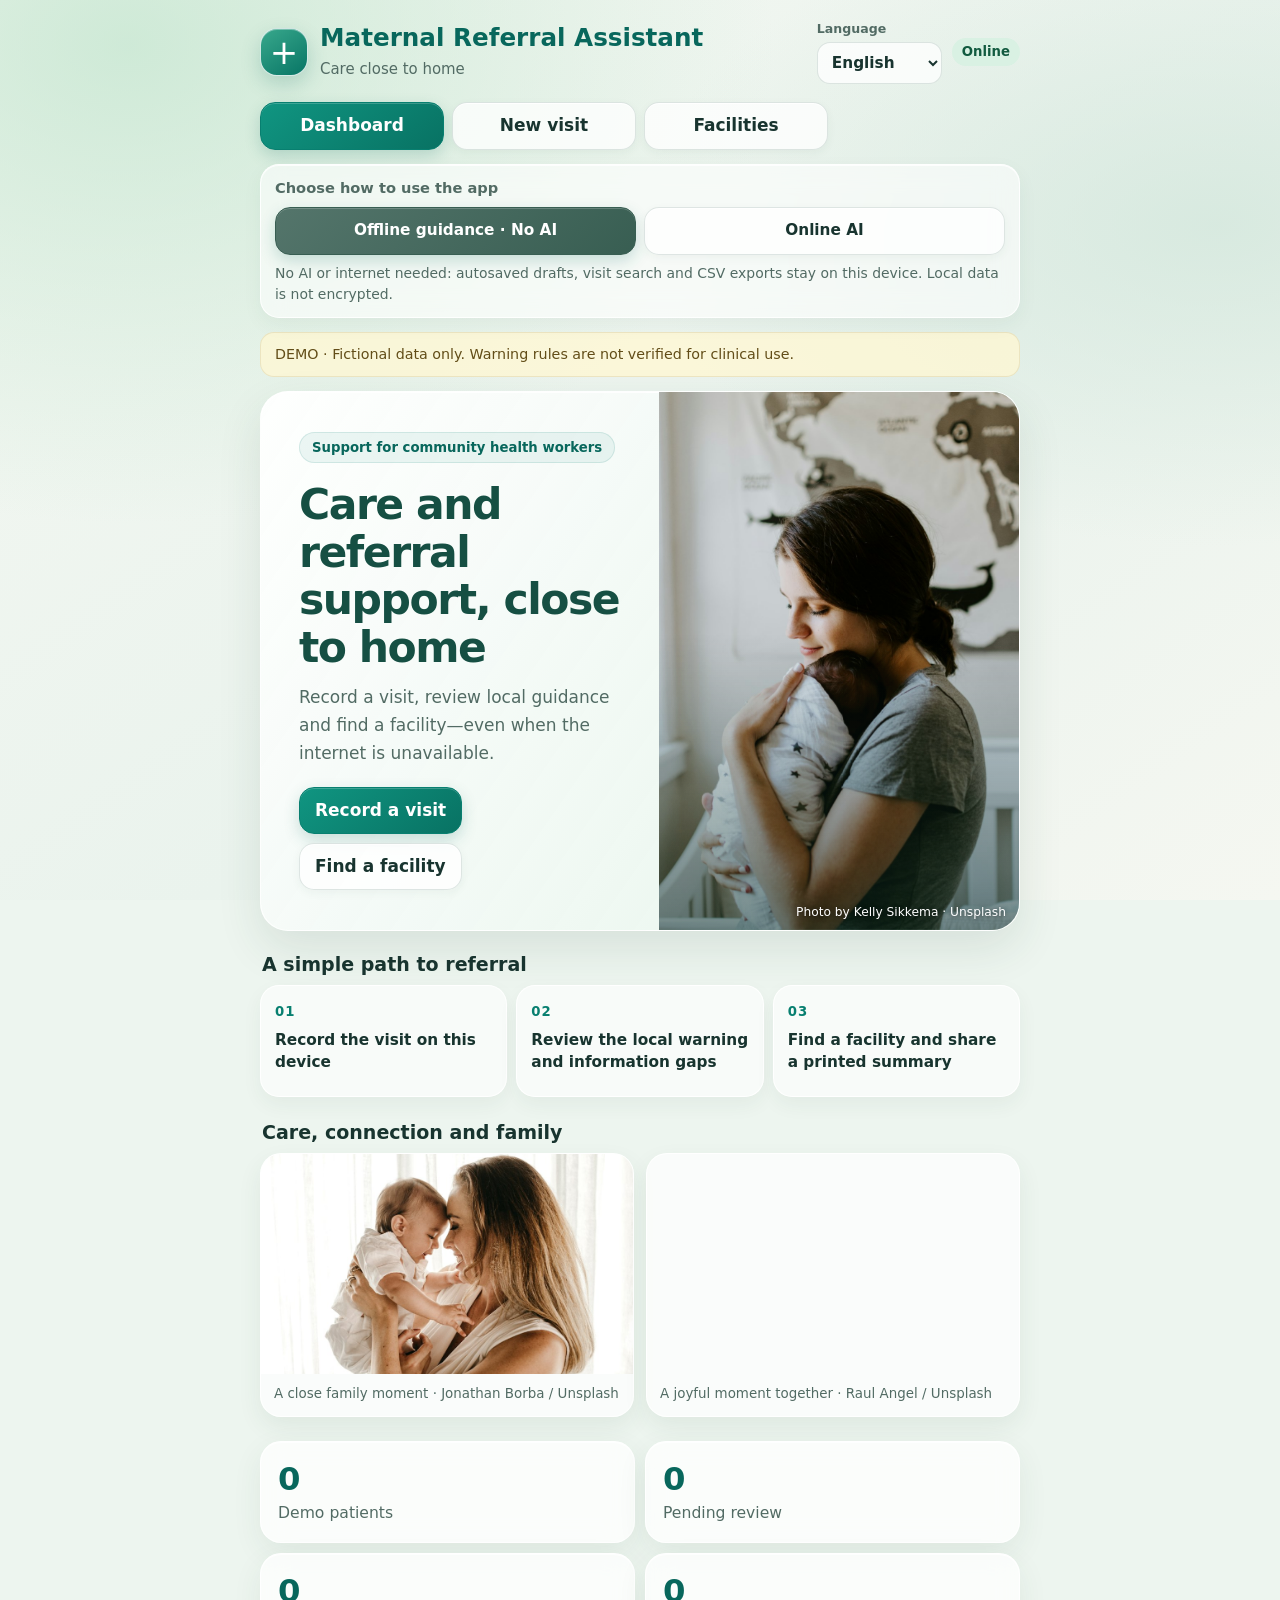
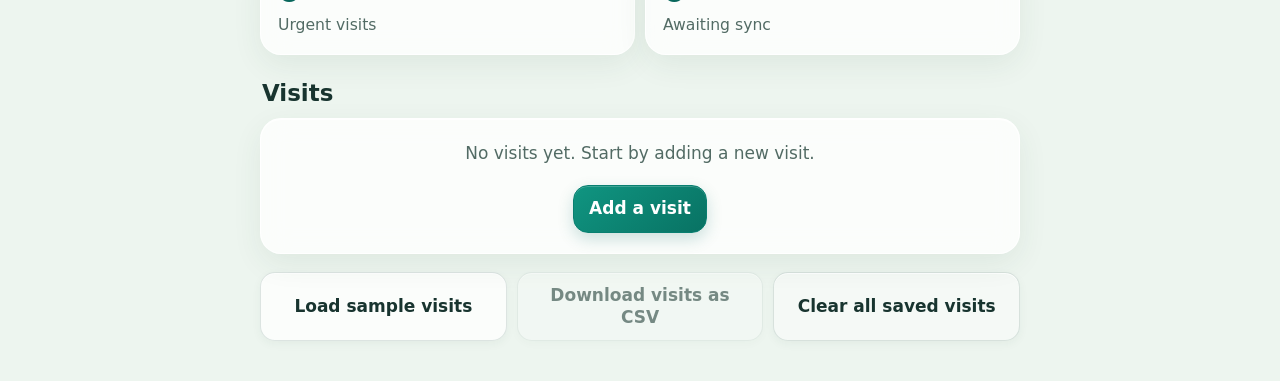
<file: src/index.html>
<!doctype html>
<html lang="en">
<head>
  <meta charset="UTF-8">
  <meta name="viewport" content="width=device-width, initial-scale=1">
  <meta name="theme-color" content="#e9f4ee">
  <link rel="manifest" href="manifest.json">
  <link rel="icon" href="icon-192.png">
  <link rel="stylesheet" href="style.css">
  <title>Maternal Referral Assistant</title>
</head>
<body>
  <div class="app">
    <header class="no-print">
      <div class="brand">
        <span class="brand-mark" aria-hidden="true">+</span>
        <div><h1 data-i18n="app_title">Maternal Referral Assistant</h1><p id="subtitle" data-i18n="app_subtitle">Care close to home</p></div>
      </div>
      <div class="header-tools">
        <label class="language-picker"><span data-i18n="language">Language</span>
          <select id="language" aria-label="Language">
            <option value="en">English</option>
            <option value="ur">اردو</option>
            <option value="sd">سنڌي</option>
          </select>
        </label>
        <span id="net" class="pill ok">Online</span>
      </div>
    </header>
    <nav class="no-print">
      <button data-view="dashboard" data-i18n="dashboard">Dashboard</button>
      <button data-view="register" data-i18n="new_visit">New visit</button>
      <button data-view="facilities" data-i18n="facilities">Facilities</button>
      <button data-view="chat" data-i18n="chat_nav">AI chat</button>
    </nav>
    <section class="mode-chooser no-print">
      <p id="mode-label" data-i18n="mode_label">Choose how to use the app</p>
      <div id="mode-switch" role="group" aria-labelledby="mode-label">
        <button type="button" data-mode="offline" data-i18n="offline_mode">Offline guidance · No AI</button>
        <button type="button" data-mode="online" data-i18n="online_mode">Online AI</button>
      </div>
      <p id="mode-description" aria-live="polite"></p>
    </section>
    <p class="demo no-print" data-i18n="demo_notice">DEMO · Fictional data only. Warning rules are not verified for clinical use.</p>
    <main id="main"></main>
  </div>
  <script src="rules.js"></script>
  <script src="facilities.js"></script>
  <script src="i18n.js"></script>
  <script src="app.js"></script>
</body>
</html>
</file>
<file: src/style.css>
:root {
  color-scheme: light;
  font-family: "Noto Sans", "Noto Sans Arabic", "Segoe UI", Tahoma, system-ui, sans-serif;
  font-size: 17px;
  color: #18342f;
  background: #edf5ef;
  --ink: #18342f;
  --muted: #526b64;
  --teal: #087f70;
  --teal-dark: #08675c;
  --line: rgba(30, 78, 67, .14);
  --glass: rgba(255, 255, 255, .76);
  --red: #a93232;
  --amber: #8b5a10;
}

* { box-sizing: border-box; }
body {
  min-width: 320px;
  min-height: 100vh;
  margin: 0;
  color: var(--ink);
  background:
    radial-gradient(ellipse at 10% 5%, rgba(194, 229, 206, .75), transparent 38rem),
    radial-gradient(ellipse at 95% 25%, rgba(211, 231, 220, .8), transparent 34rem),
    linear-gradient(145deg, #f5f8f2, #eaf3ed 58%, #f5f7f1);
  background-attachment: fixed;
}
.app { width: min(100% - 28px, 760px); margin: 0 auto; padding: 20px 0 40px; }
header { display: flex; justify-content: space-between; align-items: center; gap: 14px; margin-bottom: 18px; }
.brand { display: flex; align-items: center; gap: 12px; min-width: 0; }
.brand-mark {
  display: grid;
  flex: 0 0 48px;
  width: 48px;
  height: 48px;
  place-items: center;
  border: 1px solid rgba(255,255,255,.8);
  border-radius: 17px;
  color: #fff;
  background: linear-gradient(145deg, #38a88c, #087565);
  box-shadow: 0 8px 20px rgba(8, 103, 92, .2), inset 0 1px 0 rgba(255,255,255,.35);
  font-size: 2rem;
  font-weight: 400;
}
h1 { margin: 0; color: var(--teal-dark); font-size: clamp(1.12rem, 4vw, 1.45rem); line-height: 1.3; }
.brand p { margin: 3px 0 0; color: var(--muted); font-size: .88rem; }
.header-tools { display: flex; align-items: center; gap: 10px; }
.language-picker { display: flex; flex-direction: column; gap: 3px; margin: 0; color: var(--muted); font-size: .74rem; font-weight: 700; }
.language-picker select {
  min-height: 42px;
  padding: 6px 30px 6px 10px;
  border: 1px solid var(--line);
  border-radius: 13px;
  color: var(--ink);
  background: rgba(255,255,255,.76);
  font: inherit;
  font-size: .9rem;
}
nav { display: grid; grid-template-columns: repeat(4, minmax(0, 1fr)); gap: 8px; margin: 0 0 14px; }
button, input, textarea, select { font: inherit; }
button {
  min-height: 48px;
  padding: 11px 15px;
  border: 1px solid var(--line);
  border-radius: 15px;
  color: var(--ink);
  background: rgba(255,255,255,.76);
  box-shadow: 0 3px 10px rgba(32, 75, 60, .05), inset 0 1px 0 rgba(255,255,255,.9);
  font-size: 1rem;
  font-weight: 650;
  line-height: 1.35;
  cursor: pointer;
  transition: transform .16s ease, box-shadow .16s ease, background .16s ease;
}
button:hover { transform: translateY(-1px); box-shadow: 0 7px 18px rgba(32, 75, 60, .1); }
button:focus-visible, input:focus-visible, textarea:focus-visible, select:focus-visible, a:focus-visible {
  outline: 3px solid rgba(8, 127, 112, .4);
  outline-offset: 2px;
}
nav button { padding-inline: 8px; }
nav button[hidden] { display: none; }
button.active, button.primary {
  border-color: var(--teal);
  color: #fff;
  background: linear-gradient(140deg, #109581, #087263);
  box-shadow: 0 6px 16px rgba(8, 103, 92, .2), inset 0 1px 0 rgba(255,255,255,.2);
}
button.quiet-button { background: rgba(255,255,255,.45); }
.actions { display: flex; gap: 10px; flex-wrap: wrap; margin-top: 18px; }
.actions button { flex: 1 1 180px; }
.card, .empty-state, #f {
  border: 1px solid rgba(255,255,255,.88);
  border-radius: 21px;
  background: var(--glass);
  box-shadow: 0 10px 30px rgba(37, 74, 58, .075), inset 0 1px 0 rgba(255,255,255,.8);
  -webkit-backdrop-filter: blur(14px);
  backdrop-filter: blur(14px);
}
.card { margin: 10px 0; padding: 17px; }
.row { display: flex; justify-content: space-between; align-items: center; gap: 12px; cursor: pointer; }
.row > span:last-child { display: flex; align-items: center; justify-content: flex-end; gap: 6px; flex-wrap: wrap; }
.row:hover { border-color: rgba(8,127,112,.35); }
.stats { display: grid; grid-template-columns: repeat(2, minmax(0, 1fr)); gap: 10px; }
.welcome-hero {
  display: grid;
  grid-template-columns: minmax(0, 1.05fr) minmax(240px, .95fr);
  min-height: 300px;
  overflow: hidden;
  border: 1px solid rgba(255,255,255,.9);
  border-radius: 28px;
  background: linear-gradient(125deg, rgba(255,255,255,.94), rgba(228,244,234,.83));
  box-shadow: 0 18px 45px rgba(37,74,58,.11), inset 0 1px 0 rgba(255,255,255,.9);
  animation: welcome-in .55s ease-out both;
}
.hero-copy { display: flex; flex-direction: column; align-items: flex-start; justify-content: center; padding: clamp(22px, 4vw, 38px); }
.eyebrow { display: inline-flex; padding: 7px 12px; border: 1px solid rgba(8,127,112,.12); border-radius: 99px; color: var(--teal-dark); background: rgba(8,127,112,.07); font-size: .78rem; font-weight: 750; }
.hero-copy h2 { max-width: 15ch; margin: 18px 0 8px; color: #164f43; font-size: clamp(1.7rem, 4vw, 2.5rem); line-height: 1.12; letter-spacing: -.035em; }
.hero-copy > p { max-width: 42ch; margin: 4px 0 12px; color: var(--muted); line-height: 1.65; }
.hero-actions { display: flex; flex-wrap: wrap; gap: 9px; margin-top: 8px; }
.hero-actions button { min-height: 46px; }
.hero-secondary { background: rgba(255,255,255,.78); }
.hero-image { position: relative; min-height: 300px; margin: 0; overflow: hidden; background: linear-gradient(145deg, #b4d8c8, #e2f0df); }
.hero-image::after { position: absolute; inset: 45% 0 0; background: linear-gradient(transparent, rgba(13,48,38,.47)); content: ""; pointer-events: none; }
.hero-image img { display: block; width: 100%; height: 100%; min-height: 300px; object-fit: cover; object-position: center 39%; animation: photo-arrive .85s ease-out both; }
.hero-image figcaption { position: absolute; z-index: 1; inset-inline-end: 13px; bottom: 11px; color: #fff; font-size: .72rem; text-shadow: 0 1px 5px rgba(0,0,0,.6); }
.workflow-section { margin: 22px 0 24px; animation: welcome-in .6s .08s ease-out both; }
.workflow-section > h2 { margin: 0 2px 10px; font-size: 1.12rem; }
.workflow-grid { display: grid; grid-template-columns: repeat(3, minmax(0, 1fr)); gap: 9px; }
.workflow-card { min-height: 112px; padding: 14px; border: 1px solid rgba(255,255,255,.9); border-radius: 19px; background: rgba(255,255,255,.62); box-shadow: 0 8px 20px rgba(37,74,58,.055); }
.workflow-card > span { color: var(--teal); font-size: .78rem; font-weight: 800; letter-spacing: .08em; }
.workflow-card h3 { margin: 10px 0 0; font-size: .9rem; line-height: 1.4; }
.care-gallery { margin: 22px 0 24px; }
.care-gallery > h2 { margin: 0 2px 10px; font-size: 1.12rem; }
.gallery-grid { display: grid; grid-template-columns: repeat(2, minmax(0, 1fr)); gap: 12px; }
.gallery-grid figure { min-width: 0; margin: 0; overflow: hidden; border: 1px solid rgba(255,255,255,.9); border-radius: 21px; background: rgba(255,255,255,.72); box-shadow: 0 10px 25px rgba(37,74,58,.075); animation: welcome-in .55s ease-out both; }
.gallery-grid figure:nth-child(2) { animation-delay: .1s; }
.gallery-grid img { display: block; width: 100%; height: 220px; object-fit: cover; object-position: center 38%; }
.gallery-grid img { transition: transform .45s cubic-bezier(.2,.7,.25,1); }
.gallery-grid figure:hover img { transform: scale(1.045); }
.gallery-grid figcaption { padding: 10px 13px 12px; color: var(--muted); font-size: .79rem; line-height: 1.5; }
.chat-model { margin-top: -10px; color: var(--muted); font-size: .8rem; }
.stats .stat-card { display: flex; min-height: 102px; flex-direction: column; justify-content: center; gap: 4px; margin: 0; }
.stats .stat-card b { color: var(--teal-dark); font-size: 1.9rem; line-height: 1.1; }
.stats .stat-card span { color: var(--muted); font-size: .92rem; line-height: 1.35; }
.visit-tools { display: grid; grid-template-columns: minmax(0, 1.5fr) minmax(150px, 1fr); gap: 10px; margin: 12px 0; }
.visit-tools label { margin: 0; color: var(--muted); font-size: .86rem; }
.visit-tools input, .visit-tools select { min-height: 48px; margin-top: 5px; padding: 10px 12px; border: 1px solid var(--line); border-radius: 14px; color: var(--ink); background: rgba(255,255,255,.88); font-size: .96rem; }
.empty-filter { padding: 8px 4px; color: var(--muted); }
h2 { margin: 25px 2px 12px; color: var(--ink); font-size: 1.35rem; }
h3 { margin: 23px 2px 10px; font-size: 1.12rem; }
p { line-height: 1.65; }
.pill { display: inline-flex; min-height: 28px; align-items: center; justify-content: center; padding: 4px 10px; border-radius: 99px; background: #edf0ed; font-size: .78rem; font-weight: 750; white-space: nowrap; }
.pill.ok { color: #125b40; background: #d9f1e3; }
.pill.off { color: #832828; background: #fae2df; }
.pill.warn { color: #76500d; background: #fff0c9; }
.alert { margin: 12px 0; padding: 18px; border: 1px solid rgba(255,255,255,.5); border-radius: 19px; color: #fff; background: linear-gradient(140deg, #b84040, #972b35); box-shadow: 0 8px 18px rgba(130, 38, 38, .16); font-size: 1.04rem; line-height: 1.6; }
.flag.urgent { border-inline-start: 5px solid var(--red); }
.flag.review { border-inline-start: 5px solid var(--amber); }
.demo { margin: 0 0 14px; padding: 11px 14px; border: 1px solid rgba(143, 108, 26, .12); border-radius: 14px; color: #624d18; background: rgba(255, 247, 211, .76); font-size: .84rem; line-height: 1.5; }
.mode-chooser {
  margin: 0 0 14px;
  padding: 12px 14px;
  border: 1px solid rgba(255,255,255,.88);
  border-radius: 19px;
  background: rgba(255,255,255,.58);
  box-shadow: 0 7px 20px rgba(37,74,58,.05), inset 0 1px 0 rgba(255,255,255,.8);
  -webkit-backdrop-filter: blur(12px);
  backdrop-filter: blur(12px);
}
.mode-chooser > p { margin: 0 0 8px; color: var(--muted); font-size: .86rem; font-weight: 700; line-height: 1.5; }
#mode-switch { display: grid; grid-template-columns: repeat(2, minmax(0, 1fr)); gap: 8px; }
#mode-switch button { min-height: 48px; padding: 9px; font-size: .9rem; }
#mode-switch button.active { color: #fff; }
#mode-switch button[data-mode=offline].active { background: linear-gradient(140deg, #54756b, #385e52); border-color: #385e52; }
#mode-switch button[data-mode=online].active { background: linear-gradient(140deg, #109581, #087263); }
.mode-chooser > #mode-description { margin: 8px 0 0; font-size: .82rem; font-weight: 500; }
.empty-state { padding: 20px; text-align: center; }
.empty-state p { margin-top: 0; color: var(--muted); }
#f { padding: 8px 20px 20px; }
#f h2 { margin-top: 16px; }
.draft-status { min-height: 1.5em; margin: 0 2px; color: var(--muted); font-size: .86rem; }
label { display: block; margin: 15px 0; font-weight: 650; line-height: 1.5; }
label.check { display: flex; align-items: center; gap: 12px; min-height: 48px; margin: 3px 0; padding: 8px 10px; border-radius: 13px; font-weight: 500; }
label.check:has(input:checked) { background: rgba(8,127,112,.08); }
input:not([type=checkbox]), textarea {
  display: block;
  width: 100%;
  min-height: 49px;
  margin-top: 5px;
  padding: 11px 13px;
  border: 1px solid var(--line);
  border-radius: 14px;
  color: var(--ink);
  background: rgba(255,255,255,.88);
  font-size: 1rem;
}
input[type=checkbox] { width: 23px; height: 23px; flex: 0 0 23px; accent-color: var(--teal); }
textarea { min-height: 100px; resize: vertical; }
fieldset { margin: 18px 0; padding: 10px 12px 12px; border: 1px solid var(--line); border-radius: 17px; }
legend { padding: 0 7px; font-weight: 750; }
.err { min-height: 1.4em; color: var(--red); font-weight: 650; }
a { color: #07695d; font-weight: 650; }
.facility-card { line-height: 1.8; overflow-wrap: anywhere; }
.summary-card p { overflow-wrap: anywhere; }
.chat-panel { padding: 2px 0; }
.chat-panel h2 { margin-top: 20px; }
.chat-subtitle { margin-top: -6px; color: var(--muted); }
.chat-disclosure, .chat-safety, .chat-status, .chat-error {
  padding: 13px 15px;
  border: 1px solid var(--line);
  border-radius: 16px;
  background: rgba(255,255,255,.68);
  font-size: .91rem;
  line-height: 1.6;
}
.chat-safety { border-color: rgba(143, 108, 26, .17); color: #624d18; background: rgba(255,247,211,.7); }
.chat-scope { padding: 12px 15px; border: 1px solid rgba(8,127,112,.15); border-radius: 15px; color: var(--teal-dark); background: rgba(225,245,236,.68); font-size: .88rem; line-height: 1.6; }
.chat-status { color: var(--teal-dark); font-weight: 700; }
.chat-error { color: var(--red); }
.chat-history { display: grid; gap: 10px; margin: 16px 0; }
.chat-prompts { display: flex; flex-wrap: wrap; gap: 8px; margin: 12px 0; }
.chat-prompts > p { flex-basis: 100%; margin: 0; color: var(--muted); font-size: .86rem; }
button.prompt-chip { min-height: 42px; padding: 8px 12px; border-radius: 13px; font-size: .85rem; font-weight: 550; text-align: start; }
.chat-prompts .prompt-chip { flex: 1 1 220px; }
.export-note { color: var(--muted); font-size: .82rem; line-height: 1.5; }
.chat-message { max-width: 92%; padding: 13px 16px; border: 1px solid var(--line); border-radius: 18px; background: rgba(255,255,255,.8); overflow-wrap: anywhere; }
.chat-message p { margin: 5px 0 0; line-height: 1.6; white-space: normal; }
.chat-message.user { justify-self: end; border-color: rgba(8,127,112,.16); background: rgba(224,245,235,.9); }
.chat-message.assistant { justify-self: start; }
html[dir=rtl] .chat-message.user { justify-self: start; }
html[dir=rtl] .chat-message.assistant { justify-self: end; }
button:disabled, textarea:disabled { cursor: not-allowed; opacity: .56; }
html[dir=rtl] body { font-family: "Noto Naskh Arabic", "Noto Sans Arabic", Tahoma, system-ui, sans-serif; }
html[dir=rtl] input, html[dir=rtl] textarea { text-align: right; }
html[dir=rtl] input[type=date], html[dir=rtl] input[type=number], html[dir=rtl] input[type=tel] { direction: ltr; text-align: right; }
@media (max-width: 480px) {
  .app { width: min(100% - 22px, 760px); padding-top: 14px; }
  .welcome-hero { grid-template-columns: 1fr; }
  .hero-copy { padding: 22px 19px 18px; }
  .hero-copy h2 { max-width: 20ch; font-size: 1.8rem; }
  .hero-image { min-height: 210px; max-height: 235px; }
  .hero-image img { min-height: 210px; max-height: 235px; object-position: center 38%; }
  .workflow-grid { grid-template-columns: 1fr; gap: 7px; }
  .workflow-card { display: grid; min-height: 68px; grid-template-columns: 38px 1fr; align-items: center; gap: 8px; padding: 12px 14px; }
  .workflow-card h3 { margin: 0; }
  .gallery-grid { grid-template-columns: 1fr; }
  .gallery-grid img { height: 205px; }
  header { align-items: flex-start; gap: 8px; }
  .brand { gap: 8px; }
  .brand-mark { flex-basis: 40px; width: 40px; height: 40px; border-radius: 14px; font-size: 1.7rem; }
  .brand p { font-size: .8rem; }
  .header-tools { gap: 6px; }
  .language-picker select { min-height: 40px; max-width: 98px; padding-inline: 7px; font-size: .82rem; }
  .pill { padding-inline: 8px; font-size: .7rem; }
  nav { grid-template-columns: repeat(2, minmax(0, 1fr)); gap: 6px; }
  nav button { min-height: 50px; padding: 8px 4px; font-size: .91rem; }
  .row { align-items: flex-start; flex-direction: column; }
  .row > span:last-child { justify-content: flex-start; }
  .visit-tools { grid-template-columns: 1fr; gap: 2px; }
  .card { padding: 15px; }
  .chat-message { max-width: 100%; }
  #mode-switch button { min-height: 54px; padding: 8px 5px; font-size: .8rem; }
}
@media (prefers-reduced-motion: reduce) {
  *, *::before, *::after { scroll-behavior: auto !important; transition-duration: .01ms !important; }
  .welcome-hero, .workflow-section, .gallery-grid figure, .hero-image img { animation: none !important; }
  .gallery-grid img { transform: none !important; }
}
@keyframes welcome-in { from { opacity: 0; transform: translateY(9px); } to { opacity: 1; transform: translateY(0); } }
@keyframes photo-arrive { from { opacity: .72; transform: scale(1.035); } to { opacity: 1; transform: scale(1); } }
@media print {
  .no-print { display: none !important; }
  body { color: #111; background: #fff; }
  .app { width: 100%; padding: 0; }
  .card { break-inside: avoid; border: 1px solid #bbb; box-shadow: none; background: #fff; -webkit-backdrop-filter: none; backdrop-filter: none; }
  .alert { color: #111; background: #fff; border: 2px solid #900; box-shadow: none; }
  h2, h3 { break-after: avoid; }
}
</file>
